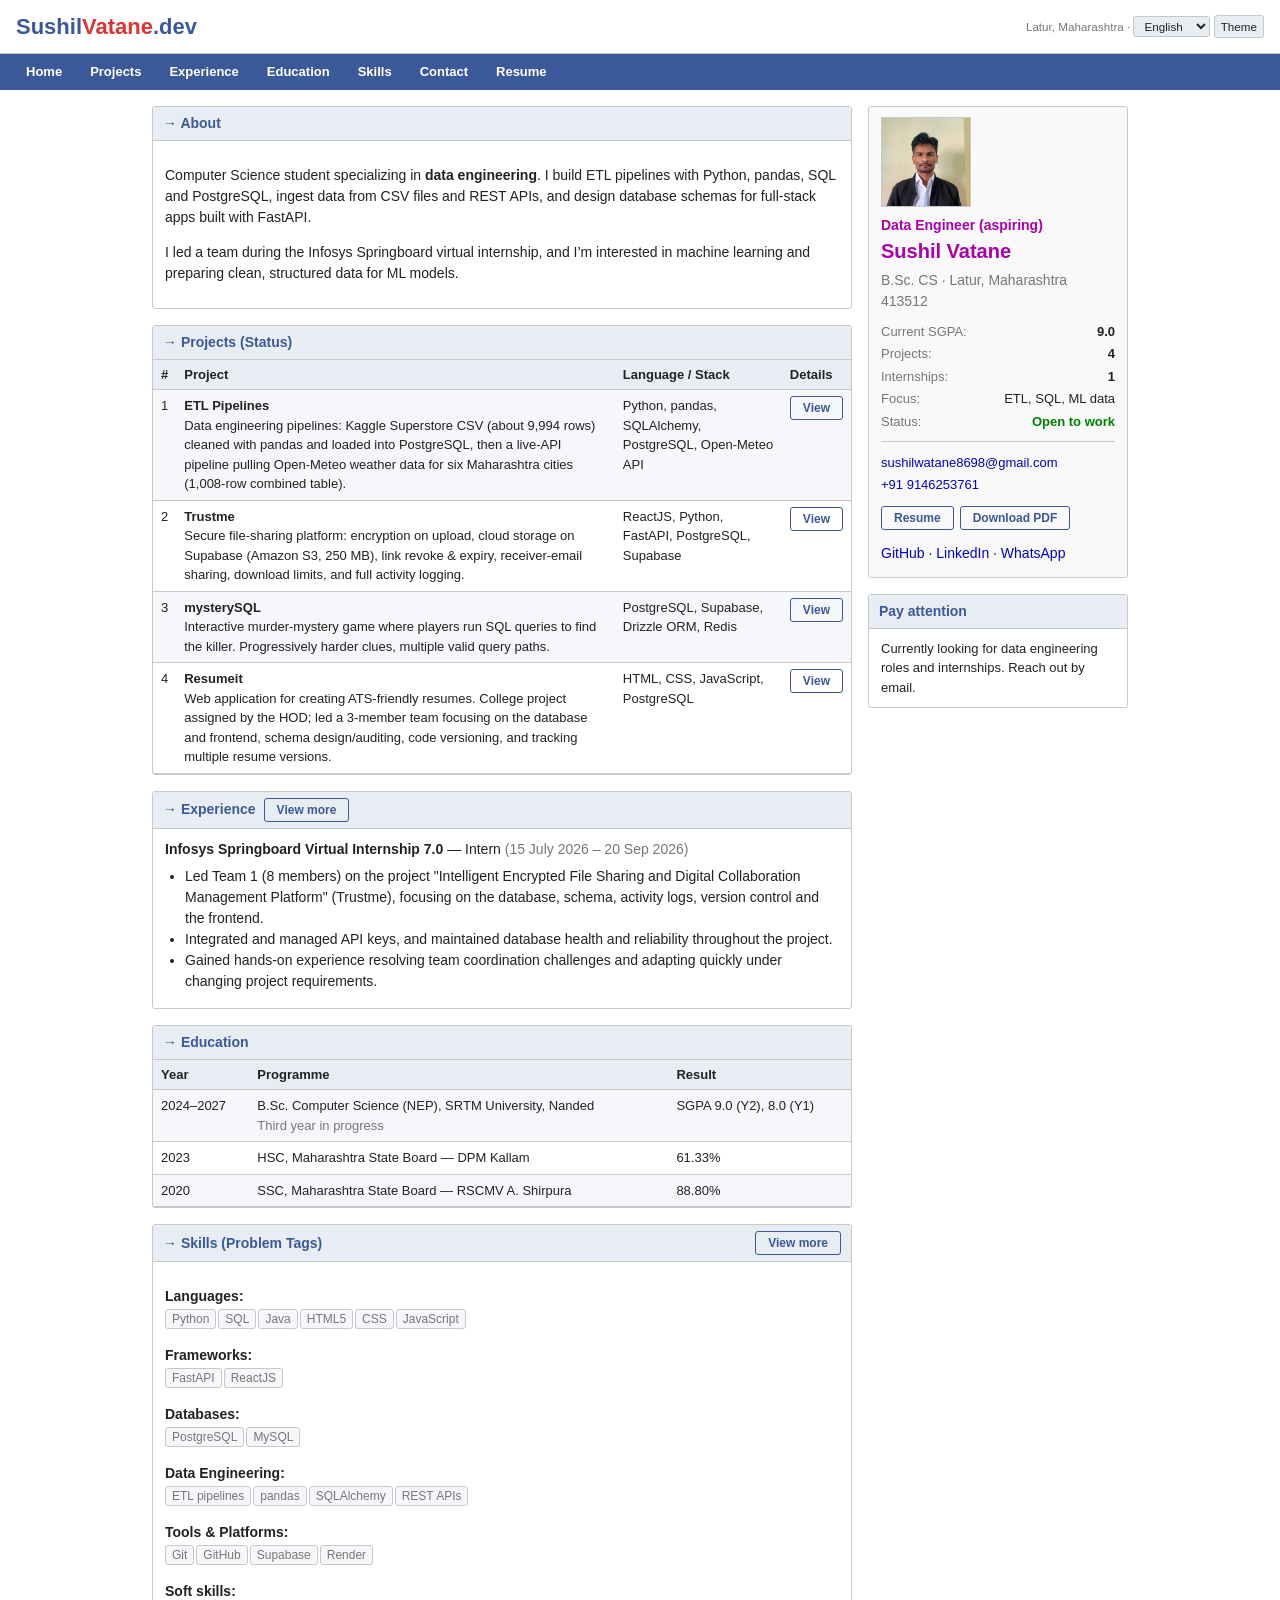
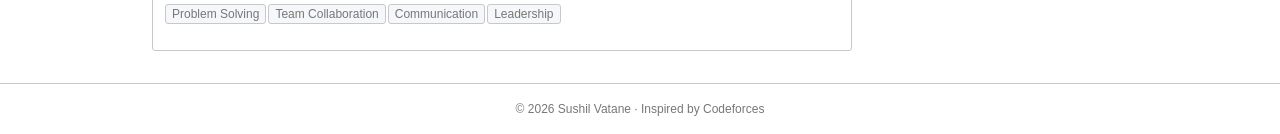
<file: index.html>
<!DOCTYPE html>
<html lang="en">

<head>
  <meta charset="utf-8">
  <meta name="viewport" content="width=device-width, initial-scale=1, viewport-fit=cover">
  <title>Sushil Vatane — Portfolio</title>
  <link rel="stylesheet" href="styles.css">
</head>

<body>
  <div class="top">
    <div class="logo">Sushil<span>Vatane</span>.dev</div>
    <small>Latur, Maharashtra &middot;
      <select id="l" aria-label="Language">
        <option value="en">English</option>
        <option value="hi">हिन्दी</option>
        <option value="es">Español</option>
      </select>
      <button id="t" type="button" data-k="theme">Theme</button></small>
  </div>
  <nav class="active">
    <a href="#about" data-k="home">Home</a>
    <a href="#projects" data-k="projects">Projects</a>
    <a href="#experience" data-k="experience">Experience</a>
    <a href="#education" data-k="education">Education</a>
    <a href="#skills" data-k="skills">Skills</a>
    <a href="#contact" data-k="contact">Contact</a>
    <a href="#resume" data-k="resume">Resume</a>
  </nav>
  <div class="wrap">
    <main>
      <div class="box" id="detail" style="display:none"></div>
      <div class="box" id="about">
        <h2>&rarr; <span data-k="h_about">About</span></h2>
        <div class="in">
          <p data-k="about1">Computer Science student specializing in <b>data engineering</b>. I build ETL pipelines
            with Python, pandas, SQL and PostgreSQL, ingest data from CSV files and REST APIs, and design database
            schemas for full-stack apps built with FastAPI.</p>
          <p data-k="about2">I led a team during the Infosys Springboard virtual internship, and I’m interested in
            machine learning and preparing clean, structured data for ML models.</p>
        </div>
      </div>

      <div class="box" id="projects">
        <h2>&rarr; <span data-k="h_proj">Projects (Status)</span></h2>
        <div class="tw">
          <table>
            <tr>
              <th>#</th>
              <th data-k="th_prob">Project</th>
              <th data-k="th_stack">Language / Stack</th>
              <th data-k="th_verdict">Details</th>
            </tr>
            <tr>
              <td>1</td>
              <td><b>ETL Pipelines</b><br><span data-k="d4">Data engineering pipelines: Kaggle Superstore CSV (about
                  9,994 rows) cleaned with pandas and loaded into PostgreSQL, then a live-API pipeline pulling
                  Open-Meteo weather data for six Maharashtra cities (1,008-row combined table).</span></td>
              <td>Python, pandas, SQLAlchemy, PostgreSQL, Open-Meteo API</td>
              <td><a class="btn" href="#project-etl" data-k="view">View</a></td>
            </tr>
            <tr>
              <td>2</td>
              <td><b>Trustme</b><br><span data-k="d2">Secure file-sharing platform: encryption on upload, cloud storage
                  on Supabase (Amazon S3, 250 MB), link revoke &amp; expiry, receiver-email sharing, download limits, and full activity logging.</span></td>
              <td>ReactJS, Python, FastAPI, PostgreSQL, Supabase</td>
              <td><a class="btn" href="#project-trustme" data-k="view">View</a></td>
            </tr>
            <tr>
              <td>3</td>
              <td><b>mysterySQL</b><br><span data-k="d3">Interactive murder-mystery game where players run SQL queries
                  to find the killer. Progressively harder clues, multiple valid query paths.</span></td>
              <td>PostgreSQL, Supabase, Drizzle ORM, Redis</td>
              <td><a class="btn" href="#project-mysterysql" data-k="view">View</a></td>
            </tr>
            <tr>
              <td>4</td>
              <td><b>Resumeit</b><br><span data-k="d1">Web application for creating ATS-friendly resumes. College project assigned by the HOD; led a 3-member team focusing on the database and frontend, schema design/auditing, code versioning, and tracking multiple resume versions.</span></td>
              <td>HTML, CSS, JavaScript, PostgreSQL</td>
              <td><a class="btn" href="#project-resumeit" data-k="view">View</a></td>
            </tr>
          </table>
        </div>
      </div>

      <div class="box" id="experience">
        <h2>&rarr; <span data-k="h_exp">Experience</span><a class="btn" href="#experience-details"
            data-k="more" style="margin-left:8px">View more</a></h2>
        <div class="in">
          <b>Infosys Springboard Virtual Internship 7.0</b> &mdash; <span data-k="intern">Intern</span> <span
            style="color:var(--muted)">(15 July 2026 – 20 Sep 2026)</span> 
          <ul>
            <li data-k="e1">Led Team 1 (8 members) on the project "Intelligent Encrypted File Sharing and Digital Collaboration Management Platform" (Trustme), focusing on the database, schema, activity logs, version control and the frontend.</li>
            <li data-k="e2">Integrated and managed API keys, and maintained database health and reliability throughout the project.</li>
            <li data-k="e3">Gained hands-on experience resolving team coordination challenges and adapting quickly under changing project requirements.</li>
          </ul>
        </div>
      </div>

      <div class="box" id="education">
        <h2>&rarr; <span data-k="h_edu">Education</span></h2>
        <div class="tw">
          <table>
            <tr>
              <th data-k="th_year">Year</th>
              <th data-k="th_prog">Programme</th>
              <th data-k="th_res">Result</th>
            </tr>
            <tr>
              <td>2024&ndash;2027</td>
              <td>B.Sc. Computer Science (NEP), SRTM University, Nanded<br><span style="color:var(--muted)"
                  data-k="y3">Third year in progress</span></td>
              <td data-k="sgpa">SGPA 9.0 (Y2), 8.0 (Y1)</td>
            </tr>
            <tr>
              <td>2023</td>
              <td>HSC, Maharashtra State Board &mdash; DPM Kallam</td>
              <td>61.33%</td>
            </tr>
            <tr>
              <td>2020</td>
              <td>SSC, Maharashtra State Board &mdash; RSCMV A. Shirpura</td>
              <td>88.80%</td>
            </tr>
          </table>
        </div>
      </div>

      <div class="box" id="skills">
        <h2 class="flex-h">
          <span>&rarr; <span data-k="h_skills">Skills (Problem Tags)</span></span>
          <a class="btn" href="skills.html" data-k="more">View more</a>
        </h2>
        <div class="in">
          <p><b data-k="l_lang">Languages:</b><br><span class="tag">Python</span><span class="tag">SQL</span><span
              class="tag">Java</span><span class="tag">HTML5</span><span class="tag">CSS</span><span
              class="tag">JavaScript</span></p>
          <p><b data-k="l_fw">Frameworks:</b><br><span class="tag">FastAPI</span><span class="tag">ReactJS</span></p>
          <p><b data-k="l_db">Databases:</b><br><span class="tag">PostgreSQL</span><span class="tag">MySQL</span></p>
          <p><b data-k="l_de">Data Engineering:</b><br><span class="tag">ETL pipelines</span><span class="tag">pandas</span><span
              class="tag">SQLAlchemy</span><span class="tag">REST APIs</span></p>
          <p><b data-k="l_tools">Tools &amp; Platforms:</b><br><span class="tag">Git</span><span
              class="tag">GitHub</span><span class="tag">Supabase</span><span class="tag">Render</span></p>
          <p><b data-k="l_soft">Soft skills:</b><br><span class="tag" data-k="s1">Problem Solving</span><span
              class="tag" data-k="s2">Team Collaboration</span><span class="tag" data-k="s3">Communication</span><span
              class="tag" data-k="s4">Leadership</span></p>
        </div>
      </div>
    </main>

    <aside>
      <div class="box side" id="contact">
        <div class="in">
          <div class="av"><img
              src="520.png"
              alt="Sushil Vatane" style="width:100%;height:100%;object-fit:cover;object-position:center 20%"></div>
          <div class="rank" data-k="rank">Data Engineer (aspiring)</div>
          <div class="handle">Sushil Vatane</div>
          <p style="color:var(--muted);margin:4px 0 10px" data-k="loc">B.Sc. CS &middot; Latur, Maharashtra 413512</p>
          <dl>
            <dt data-k="st_sgpa">Current SGPA:</dt>
            <dd><b>9.0</b></dd>
            <dt data-k="st_proj">Projects:</dt>
            <dd><b>4</b></dd>
            <dt data-k="st_int">Internships:</dt>
            <dd><b>1</b></dd>
            <dt data-k="st_focus">Focus:</dt>
            <dd data-k="focus">ETL, SQL, ML data</dd>
            <dt data-k="st_status">Status:</dt>
            <dd class="ok" data-k="open">Open to work</dd>
          </dl>
          <hr style="border:0;border-top:1px solid var(--line);margin:10px 0">
          <div style="font-size:13px;line-height:1.7">
            <a href="mailto:sushilwatane8698@gmail.com">sushilwatane8698@gmail.com</a><br>
            <a href="tel:+919146253761">+91 9146253761</a>
          </div>
          <p style="margin:10px 0 0;display:flex;gap:6px;flex-wrap:wrap">
            <a class="btn" href="#resume" data-k="resume">Resume</a>
            <a class="btn" href="SushilVatane_Resume.pdf" download="SushilVatane_Resume.pdf" id="side-dl" data-k="dl_pdf">Download PDF</a>
          </p>
          <p style="margin:10px 0 0;line-height:1.9"><a href="https://github.com/sushilvatane07" target="_blank"
              rel="noopener">GitHub</a> &middot; <a href="https://www.linkedin.com/in/sushilvatane" target="_blank"
              rel="noopener">LinkedIn</a> &middot; <a href="https://wa.me/919146253761" target="_blank"
              rel="noopener">WhatsApp</a></p>
        </div>
      </div>
      <div class="box">
        <h2 data-k="notice_h">Pay attention</h2>
        <div class="in" style="font-size:13px" data-k="notice">Currently looking for data engineering roles and
          internships. Reach out by email.</div>
      </div>
    </aside>
  </div>
  <footer data-k="foot">&copy; 2026 Sushil Vatane &middot; Inspired by Codeforces</footer>
  <script>
  // Disable browser scroll restoration
  if ('scrollRestoration' in history) {
    history.scrollRestoration = 'manual';
  }

  // Start page from the top
  window.addEventListener('load', () => {
    window.scrollTo(0, 0);
  });
</script>
  <script src="script.js"></script>
</body>

</html>
</file>
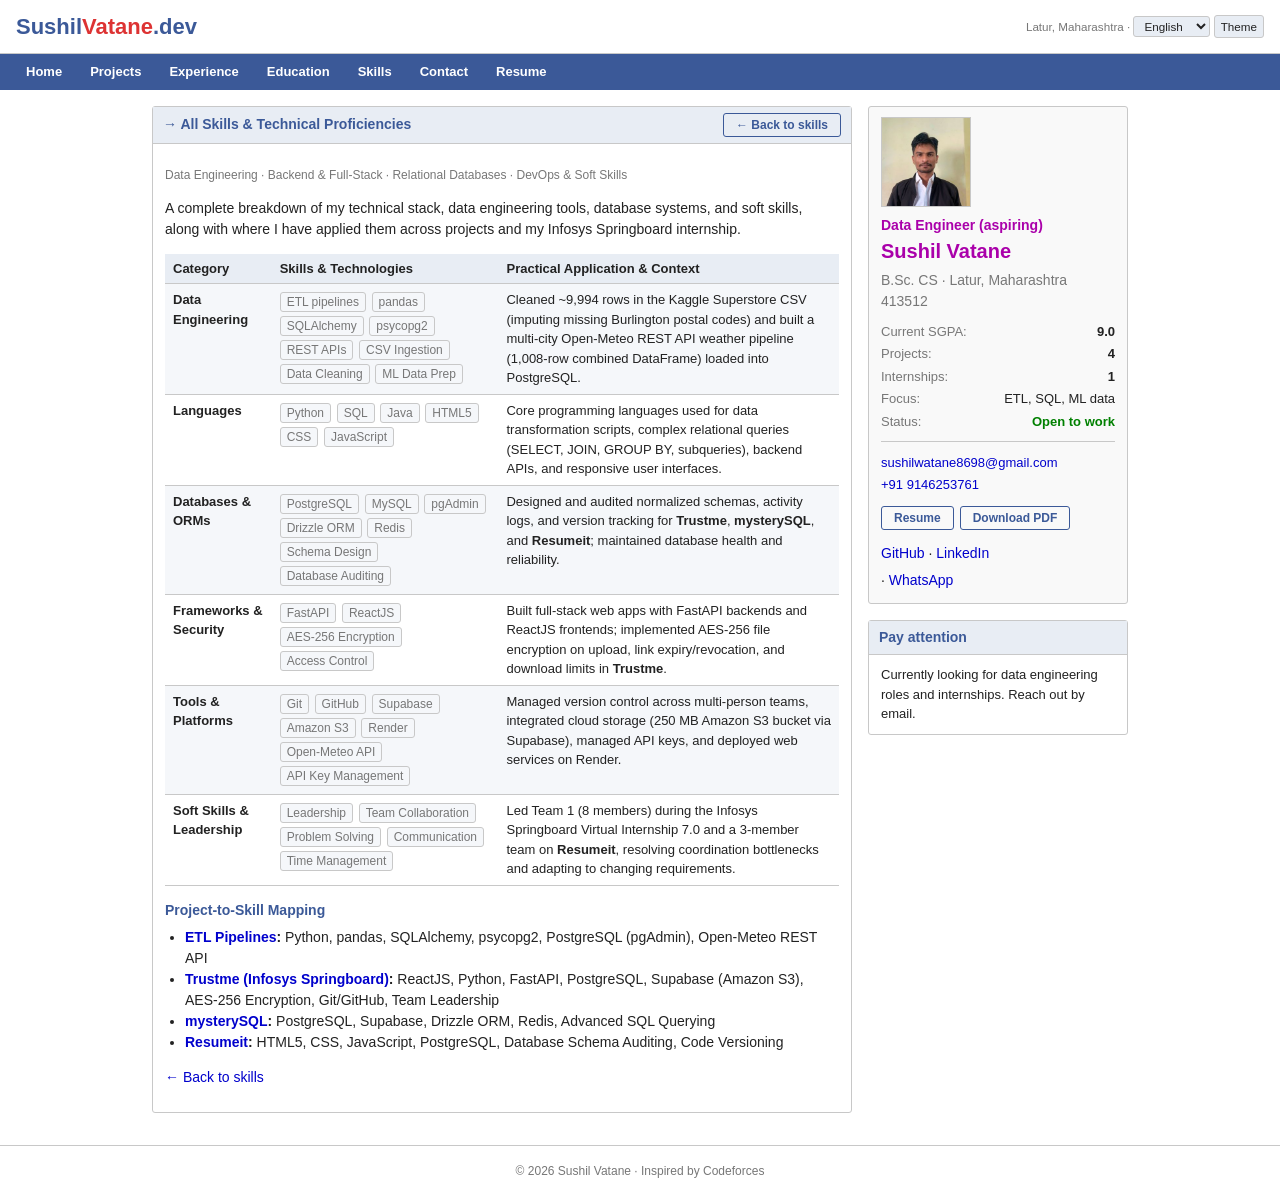
<file: skills.html>
<!DOCTYPE html>
<html lang="en">

<head>
  <meta charset="utf-8">
  <meta name="viewport" content="width=device-width, initial-scale=1, viewport-fit=cover">
  <title>All Skills — Sushil Vatane</title>
  <link rel="stylesheet" href="styles.css">
</head>

<body>
  <div class="top">
    <div class="logo"><a href="index.html" style="color:inherit;text-decoration:none">Sushil<span>Vatane</span>.dev</a></div>
    <small>Latur, Maharashtra &middot;
      <select id="l" aria-label="Language">
        <option value="en">English</option>
        <option value="hi">हिन्दी</option>
        <option value="es">Español</option>
      </select>
      <button id="t" type="button" data-k="theme">Theme</button></small>
  </div>
  <nav>
    <a href="index.html#about" data-k="home">Home</a>
    <a href="index.html#projects" data-k="projects">Projects</a>
    <a href="index.html#experience" data-k="experience">Experience</a>
    <a href="index.html#education" data-k="education">Education</a>
    <a href="skills.html" data-k="skills">Skills</a>
    <a href="index.html#contact" data-k="contact">Contact</a>
    <a href="index.html#resume" data-k="resume">Resume</a>
  </nav>

  <div class="wrap">
    <main>
      <div class="box">
        <h2 class="flex-h">
          <span>&rarr; <span data-k="sk_title">All Skills &amp; Technical Proficiencies</span></span>
          <a class="btn" href="index.html#skills" data-k="backs">&larr; Back to skills</a>
        </h2>
        <div class="in">
          <p class="stk">Data Engineering &middot; Backend &amp; Full-Stack &middot; Relational Databases &middot; DevOps &amp; Soft Skills</p>
          <p data-k="sk_intro">A complete breakdown of my technical stack, data engineering tools, database systems, and soft skills, along with where I have applied them across projects and my Infosys Springboard internship.</p>

          <div class="tw sk-table">
            <table>
              <tr>
                <th data-k="th_cat">Category</th>
                <th data-k="th_tech">Skills &amp; Technologies</th>
                <th data-k="th_ctx">Practical Application &amp; Context</th>
              </tr>
              <tr>
                <td><b data-k="l_de">Data Engineering</b></td>
                <td>
                  <span class="tag">ETL pipelines</span>
                  <span class="tag">pandas</span>
                  <span class="tag">SQLAlchemy</span>
                  <span class="tag">psycopg2</span>
                  <span class="tag">REST APIs</span>
                  <span class="tag">CSV Ingestion</span>
                  <span class="tag">Data Cleaning</span>
                  <span class="tag">ML Data Prep</span>
                </td>
                <td data-k="sk_de_desc">Cleaned ~9,994 rows in the Kaggle Superstore CSV (imputing missing Burlington postal codes) and built a multi-city Open-Meteo REST API weather pipeline (1,008-row combined DataFrame) loaded into PostgreSQL.</td>
              </tr>
              <tr>
                <td><b data-k="l_lang">Languages</b></td>
                <td>
                  <span class="tag">Python</span>
                  <span class="tag">SQL</span>
                  <span class="tag">Java</span>
                  <span class="tag">HTML5</span>
                  <span class="tag">CSS</span>
                  <span class="tag">JavaScript</span>
                </td>
                <td data-k="sk_lang_desc">Core programming languages used for data transformation scripts, complex relational queries (SELECT, JOIN, GROUP BY, subqueries), backend APIs, and responsive user interfaces.</td>
              </tr>
              <tr>
                <td><b data-k="l_db">Databases &amp; ORMs</b></td>
                <td>
                  <span class="tag">PostgreSQL</span>
                  <span class="tag">MySQL</span>
                  <span class="tag">pgAdmin</span>
                  <span class="tag">Drizzle ORM</span>
                  <span class="tag">Redis</span>
                  <span class="tag">Schema Design</span>
                  <span class="tag">Database Auditing</span>
                </td>
                <td data-k="sk_db_desc">Designed and audited normalized schemas, activity logs, and version tracking for <b>Trustme</b>, <b>mysterySQL</b>, and <b>Resumeit</b>; maintained database health and reliability.</td>
              </tr>
              <tr>
                <td><b data-k="l_fw">Frameworks &amp; Security</b></td>
                <td>
                  <span class="tag">FastAPI</span>
                  <span class="tag">ReactJS</span>
                  <span class="tag">AES-256 Encryption</span>
                  <span class="tag">Access Control</span>
                </td>
                <td data-k="sk_fw_desc">Built full-stack web apps with FastAPI backends and ReactJS frontends; implemented AES-256 file encryption on upload, link expiry/revocation, and download limits in <b>Trustme</b>.</td>
              </tr>
              <tr>
                <td><b data-k="l_tools">Tools &amp; Platforms</b></td>
                <td>
                  <span class="tag">Git</span>
                  <span class="tag">GitHub</span>
                  <span class="tag">Supabase</span>
                  <span class="tag">Amazon S3</span>
                  <span class="tag">Render</span>
                  <span class="tag">Open-Meteo API</span>
                  <span class="tag">API Key Management</span>
                </td>
                <td data-k="sk_tools_desc">Managed version control across multi-person teams, integrated cloud storage (250 MB Amazon S3 bucket via Supabase), managed API keys, and deployed web services on Render.</td>
              </tr>
              <tr>
                <td><b data-k="l_soft">Soft Skills &amp; Leadership</b></td>
                <td>
                  <span class="tag" data-k="s4">Leadership</span>
                  <span class="tag" data-k="s2">Team Collaboration</span>
                  <span class="tag" data-k="s1">Problem Solving</span>
                  <span class="tag" data-k="s3">Communication</span>
                  <span class="tag">Time Management</span>
                </td>
                <td data-k="sk_soft_desc">Led Team 1 (8 members) during the Infosys Springboard Virtual Internship 7.0 and a 3-member team on <b>Resumeit</b>, resolving coordination bottlenecks and adapting to changing requirements.</td>
              </tr>
            </table>
          </div>

          <h3 style="font-size:14px;color:var(--accent);margin:14px 0 6px" data-k="sk_map">Project-to-Skill Mapping</h3>
          <ul>
            <li><b><a href="index.html#project-etl">ETL Pipelines</a>:</b> Python, pandas, SQLAlchemy, psycopg2, PostgreSQL (pgAdmin), Open-Meteo REST API</li>
            <li><b><a href="index.html#project-trustme">Trustme (Infosys Springboard)</a>:</b> ReactJS, Python, FastAPI, PostgreSQL, Supabase (Amazon S3), AES-256 Encryption, Git/GitHub, Team Leadership</li>
            <li><b><a href="index.html#project-mysterysql">mysterySQL</a>:</b> PostgreSQL, Supabase, Drizzle ORM, Redis, Advanced SQL Querying</li>
            <li><b><a href="index.html#project-resumeit">Resumeit</a>:</b> HTML5, CSS, JavaScript, PostgreSQL, Database Schema Auditing, Code Versioning</li>
          </ul>

          <p style="margin-top:14px"><a href="index.html#skills" data-k="backs">&larr; Back to skills</a></p>
        </div>
      </div>
    </main>

    <aside>
      <div class="box side" id="contact">
        <div class="in">
          <div class="av"><img
              src="[data-uri]"
              alt="Sushil Vatane" style="width:100%;height:100%;object-fit:cover;object-position:center 20%"></div>
          <div class="rank" data-k="rank">Data Engineer (aspiring)</div>
          <div class="handle">Sushil Vatane</div>
          <p style="color:var(--muted);margin:4px 0 10px" data-k="loc">B.Sc. CS &middot; Latur, Maharashtra 413512</p>
          <dl>
            <dt data-k="st_sgpa">Current SGPA:</dt>
            <dd><b>9.0</b></dd>
            <dt data-k="st_proj">Projects:</dt>
            <dd><b>4</b></dd>
            <dt data-k="st_int">Internships:</dt>
            <dd><b>1</b></dd>
            <dt data-k="st_focus">Focus:</dt>
            <dd data-k="focus">ETL, SQL, ML data</dd>
            <dt data-k="st_status">Status:</dt>
            <dd class="ok" data-k="open">Open to work</dd>
          </dl>
          <hr style="border:0;border-top:1px solid var(--line);margin:10px 0">
          <div style="font-size:13px;line-height:1.7">
            <a href="mailto:sushilwatane8698@gmail.com">sushilwatane8698@gmail.com</a><br>
            <a href="tel:+919146253761">+91 9146253761</a>
          </div>
          <p style="margin:10px 0 0;display:flex;gap:6px;flex-wrap:wrap">
            <a class="btn" href="index.html#resume" data-k="resume">Resume</a>
            <a class="btn" href="SushilVatane_Resume.pdf" download="SushilVatane_Resume.pdf" id="side-dl" data-k="dl_pdf">Download PDF</a>
          </p>
          <p style="margin:10px 0 0;line-height:1.9"><a href="https://github.com/sushilvatane07" target="_blank"
              rel="noopener">GitHub</a> &middot; <a href="https://www.linkedin.com/in/sushilvatane" target="_blank"
              rel="noopener">LinkedIn</a><br>&middot; <a href="https://wa.me/919146253761" target="_blank"
              rel="noopener">WhatsApp</a></p>
        </div>
      </div>
      <div class="box">
        <h2 data-k="notice_h">Pay attention</h2>
        <div class="in" style="font-size:13px" data-k="notice">Currently looking for data engineering roles and
          internships. Reach out by email.</div>
      </div>
    </aside>
  </div>
  <footer data-k="foot">&copy; 2026 Sushil Vatane &middot; Inspired by Codeforces</footer>
  <script src="script.js"></script>
</body>

</html>
</file>
<file: styles.css>
/* Sushil Vatane — Portfolio Styles (Codeforces-inspired) */
:root {
  --bg: #fff;
  --fg: #222;
  --muted: #777;
  --link: #0000cc;
  --line: #c8c8c8;
  --head: #e8edf4;
  --stripe: #f5f7fa;
  --accent: #3b5998;
  --ok: #008000;
  --rank: #aa00aa;
  --side: #f9f9f9;
  box-sizing: border-box;
  padding-top: env(safe-area-inset-top, 0px);
  padding-bottom: env(safe-area-inset-bottom, 0px);
}

@media (prefers-color-scheme: dark) {
  :root:not([data-theme="light"]) {
    --bg: #1b1d21;
    --fg: #e2e2e2;
    --muted: #999;
    --link: #8ab4ff;
    --line: #3a3d44;
    --head: #262b34;
    --stripe: #202329;
    --accent: #6c8ed6;
    --ok: #4cc765;
    --rank: #d27bd2;
    --side: #1f2227;
  }
}

:root[data-theme="dark"] {
  --bg: #1b1d21;
  --fg: #e2e2e2;
  --muted: #999;
  --link: #8ab4ff;
  --line: #3a3d44;
  --head: #262b34;
  --stripe: #202329;
  --accent: #6c8ed6;
  --ok: #4cc765;
  --rank: #d27bd2;
  --side: #1f2227;
}

html {
  scroll-padding-top: env(safe-area-inset-top, 0px);
  scroll-behavior: smooth;
}

* {
  box-sizing: border-box;
}

body {
  margin: 0;
  background: var(--bg);
  color: var(--fg);
  font: 14px/1.5 Verdana, Arial, "Noto Sans Devanagari", "Nirmala UI", sans-serif;
}

a {
  color: var(--link);
  text-decoration: none;
}

a:hover {
  text-decoration: underline;
}

.top {
  border-bottom: 1px solid var(--line);
  padding: 10px 16px;
  display: flex;
  justify-content: space-between;
  align-items: center;
  flex-wrap: wrap;
  gap: 8px;
}

.logo {
  font-size: 22px;
  font-weight: bold;
  color: var(--accent);
}

.logo span {
  color: #d33;
}

.top small {
  color: var(--muted);
}

nav {
  background: var(--accent);
  padding: 0 12px;
  display: flex;
  flex-wrap: wrap;
}

nav a {
  color: #fff;
  padding: 8px 14px;
  font-weight: bold;
  font-size: 13px;
}

nav a:hover {
  background: rgba(255, 255, 255, 0.18);
  text-decoration: none;
}

.wrap {
  max-width: 1000px;
  margin: 16px auto;
  padding: 0 12px;
  display: grid;
  grid-template-columns: 1fr 260px;
  gap: 16px;
}

@media (max-width: 760px) {
  .wrap {
    grid-template-columns: 1fr;
  }
}

.box {
  border: 1px solid var(--line);
  margin-bottom: 16px;
  border-radius: 3px;
  min-width: 0;
}

.box h2 {
  margin: 0;
  background: var(--head);
  font-size: 14px;
  padding: 6px 10px;
  border-bottom: 1px solid var(--line);
  color: var(--accent);
}

.box .in {
  padding: 10px 12px;
}

.box ul {
  margin: 6px 0;
  padding-left: 20px;
}

.tw {
  overflow-x: auto;
}

table {
  border-collapse: collapse;
  width: 100%;
  font-size: 13px;
}

th {
  background: var(--head);
  text-align: left;
  padding: 5px 8px;
  border-bottom: 1px solid var(--line);
}

td {
  padding: 6px 8px;
  border-bottom: 1px solid var(--line);
  vertical-align: top;
}

tr:nth-child(even) td {
  background: var(--stripe);
}

.ok {
  color: var(--ok);
  font-weight: bold;
}

.tag {
  display: inline-block;
  border: 1px solid var(--line);
  background: var(--stripe);
  border-radius: 3px;
  padding: 0 6px;
  margin: 2px 2px 2px 0;
  font-size: 12px;
  color: var(--muted);
}

.rank {
  color: var(--rank);
  font-weight: bold;
}

.handle {
  font-size: 20px;
  font-weight: bold;
  color: var(--rank);
}

.side {
  background: var(--side);
}

.side dl {
  margin: 0;
  display: grid;
  grid-template-columns: auto 1fr;
  gap: 3px 10px;
  font-size: 13px;
}

.side dt {
  color: var(--muted);
}

.side dd {
  margin: 0;
  text-align: right;
}

.av {
  width: 90px;
  height: 90px;
  border: 1px solid var(--line);
  background: var(--head);
  display: flex;
  align-items: center;
  justify-content: center;
  font-size: 36px;
  font-weight: bold;
  color: var(--accent);
  margin-bottom: 8px;
}

footer {
  text-align: center;
  color: var(--muted);
  font-size: 12px;
  padding: 16px;
  border-top: 1px solid var(--line);
}

button,
select {
  font: inherit;
  cursor: pointer;
  border: 1px solid var(--line);
  background: var(--head);
  color: var(--fg);
  padding: 2px 6px;
  border-radius: 3px;
}

.btn {
  display: inline-block;
  border: 1px solid var(--accent);
  color: var(--accent);
  padding: 2px 12px;
  border-radius: 3px;
  font-weight: bold;
  font-size: 12px;
}

button.btn {
  background: transparent;
  font: inherit;
  font-weight: bold;
  font-size: 12px;
  cursor: pointer;
}

.btn:hover {
  background: var(--accent);
  color: #fff;
  text-decoration: none;
}

#detail h3 {
  font-size: 14px;
  margin: 12px 0 4px;
  color: var(--accent);
}

.stk {
  color: var(--muted);
  font-size: 12px;
}

.box h2.flex-h {
  display: flex;
  justify-content: space-between;
  align-items: center;
  flex-wrap: wrap;
  gap: 8px;
}

.sk-table {
  margin-top: 8px;
  margin-bottom: 14px;
}
</file>
